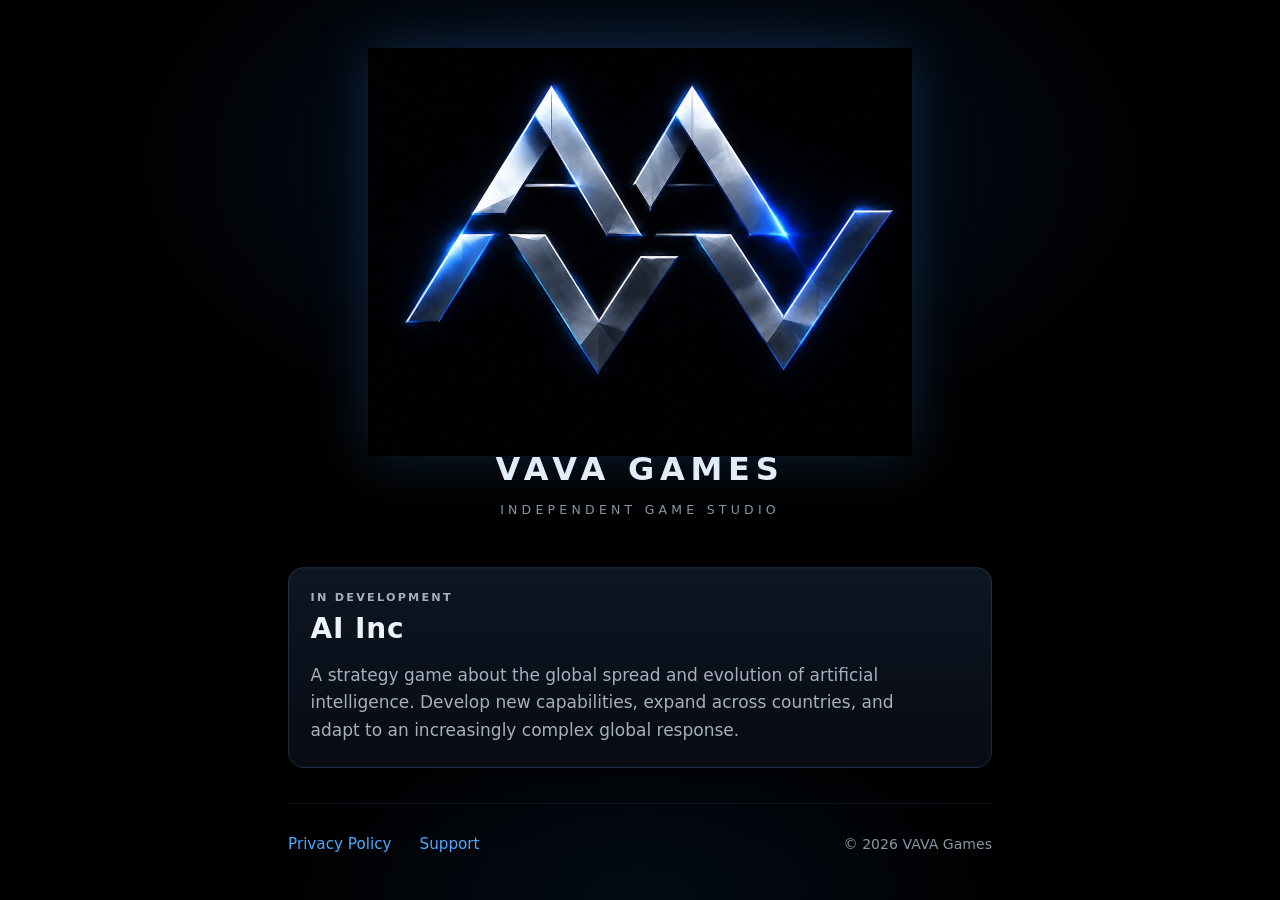
<file: index.html>
<!DOCTYPE html>
<html lang="en">
<head>
  <meta charset="utf-8">
  <meta name="viewport" content="width=device-width, initial-scale=1">
  <title>VAVA Games</title>
  <meta name="description" content="VAVA Games — independent game studio. AI Inc, a strategy game about the global spread and evolution of artificial intelligence.">
  <link rel="stylesheet" href="/styles.css">
</head>
<body class="page-home">
  <div class="home">
    <header class="hero">
      <div class="hero__stage" aria-hidden="true">
        <div class="hero__glow"></div>
        <img class="hero__mark" src="/aa-mark.jpg" alt="">
      </div>
      <div class="hero__copy">
        <h1 class="brand">VAVA Games</h1>
        <p class="tagline">Independent game studio</p>
      </div>
    </header>

    <main class="home-main">
      <section class="game" aria-labelledby="game-ai-inc">
        <p class="game-status">In development</p>
        <h2 id="game-ai-inc">AI Inc</h2>
        <p>A strategy game about the global spread and evolution of artificial intelligence. Develop new capabilities, expand across countries, and adapt to an increasingly complex global response.</p>
      </section>
    </main>

    <footer class="site-footer">
      <nav class="site-footer__nav" aria-label="Site">
        <a href="/privacy/">Privacy Policy</a>
        <a href="mailto:vavagames88@gmail.com">Support</a>
      </nav>
      <p class="site-footer__copy">&copy; 2026 VAVA Games</p>
    </footer>
  </div>
</body>
</html>
</file>
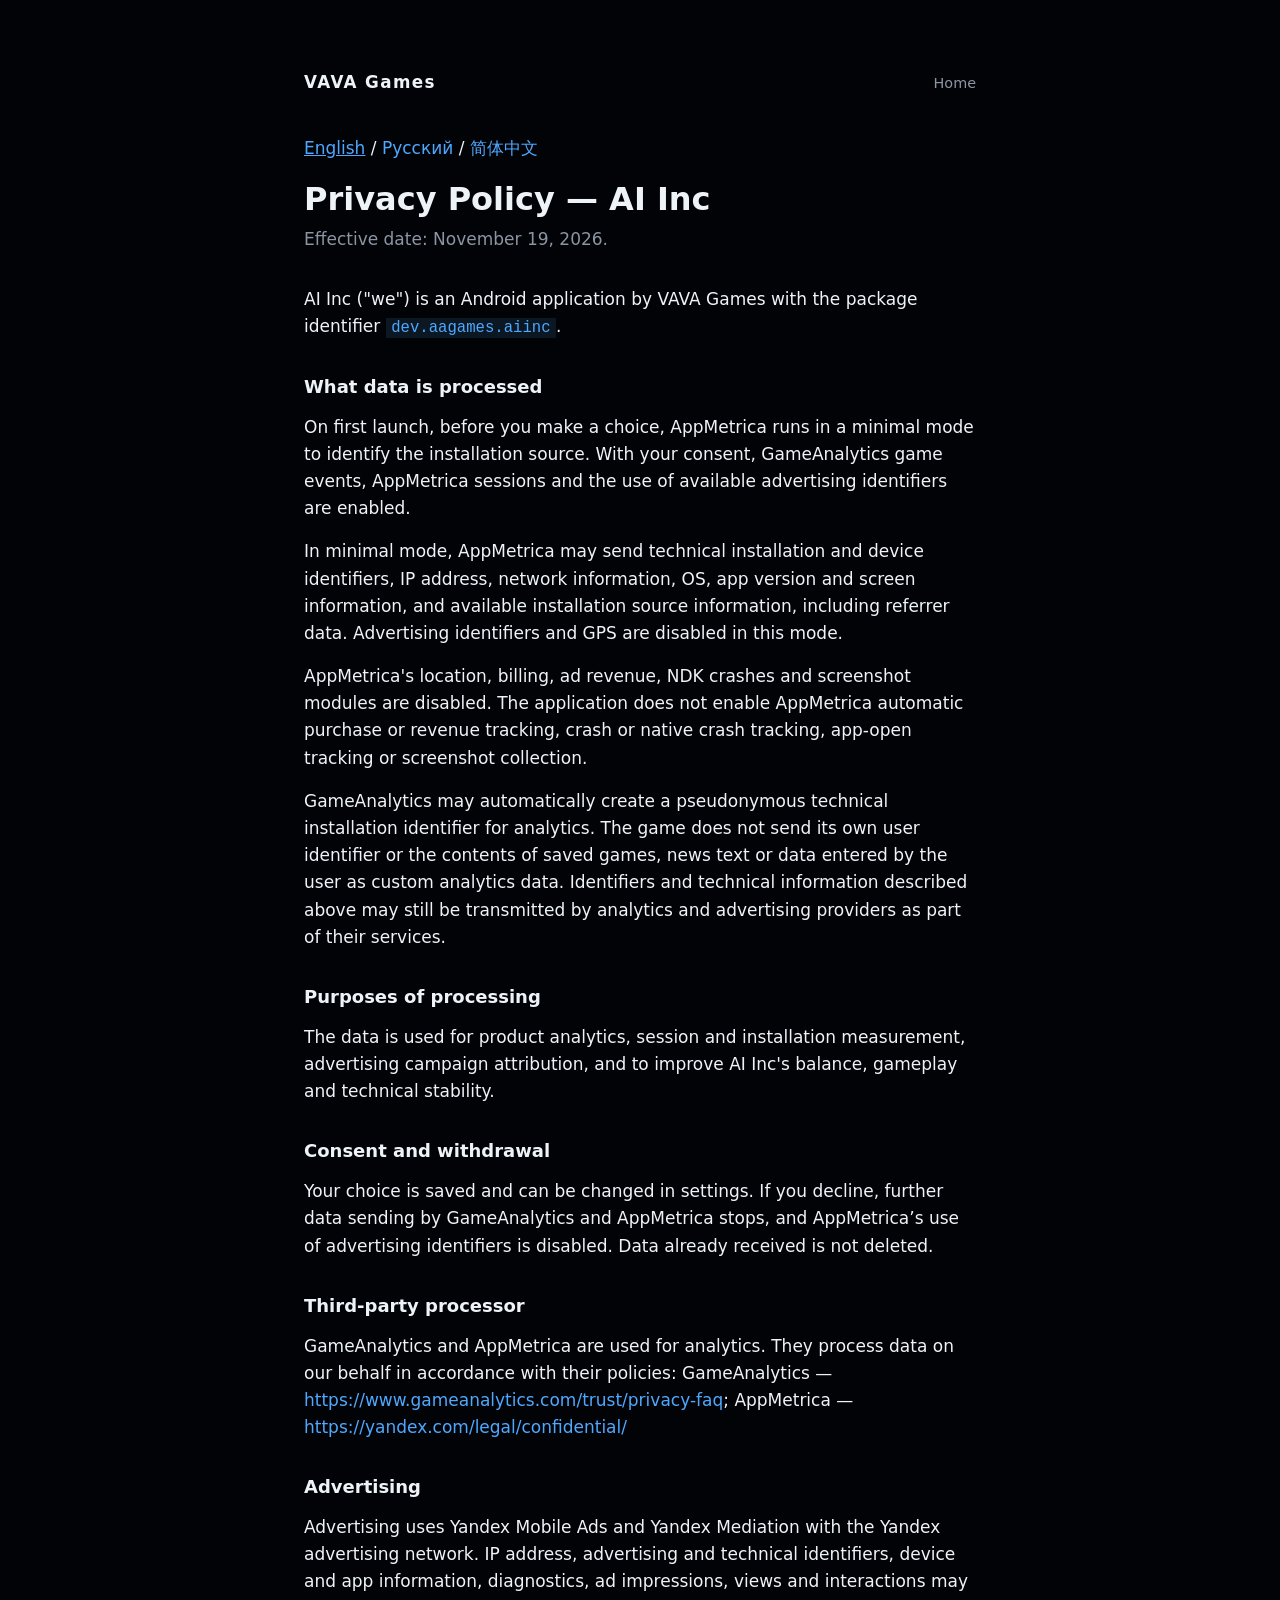
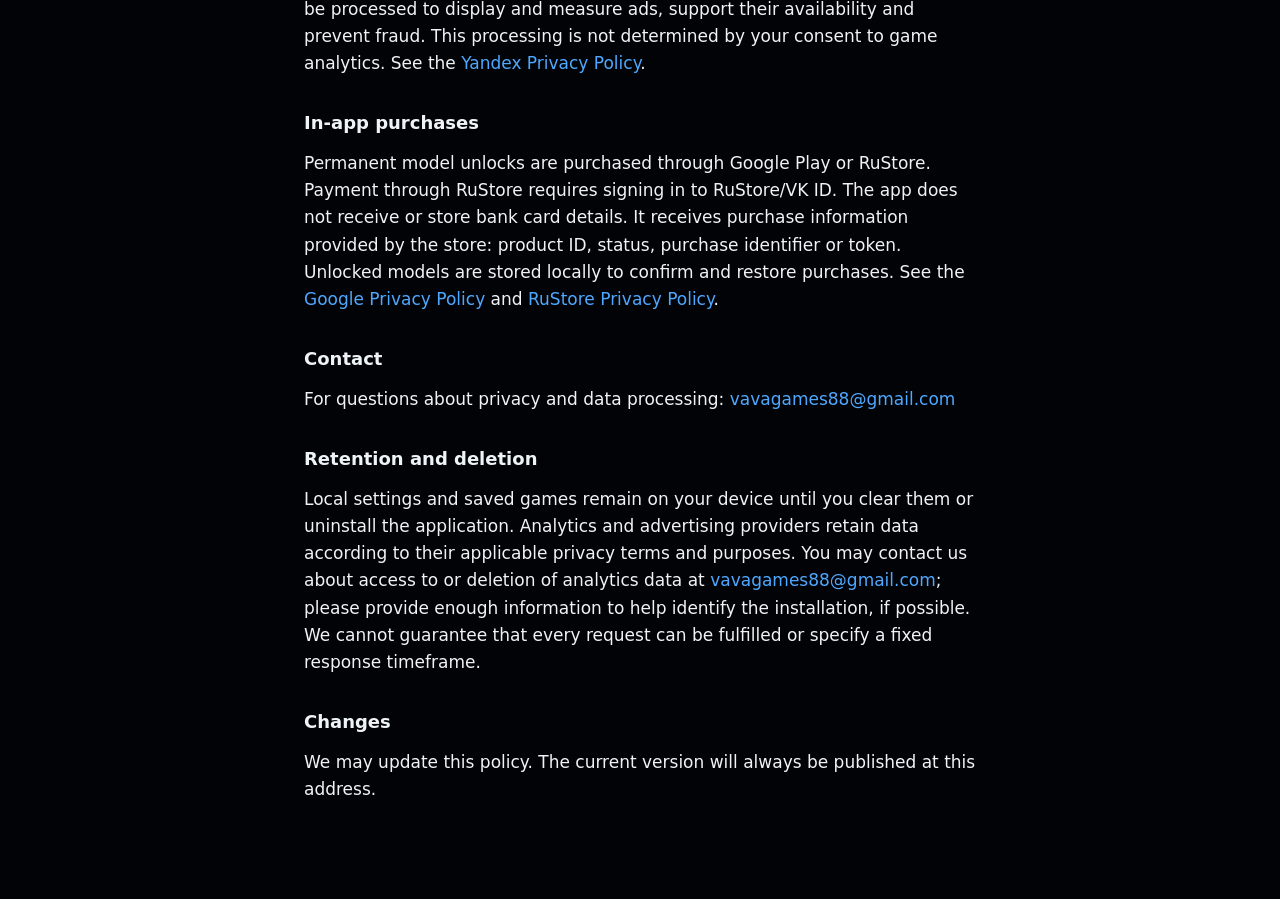
<file: privacy/index.html>
<!DOCTYPE html>
<html lang="en">
<head>
  <meta charset="utf-8">
  <meta name="viewport" content="width=device-width, initial-scale=1">
  <title>Privacy Policy — AI Inc</title>
  <meta name="description" content="Privacy Policy — AI Inc">
  <link rel="stylesheet" href="/styles.css">
</head>
<body>
  <div class="wrap">
    <header class="privacy-header">
      <p class="brand"><a href="/">VAVA Games</a></p>
      <a class="back" href="/">Home</a>
    </header>
    <main>
      <p class="language-links"><a href="/privacy/en/" aria-current="page"><u>English</u></a> / <a href="/privacy/ru/">Русский</a> / <a href="/privacy/zh-CN/">简体中文</a></p>
      <article lang="en" style="overflow-wrap: anywhere;">
        <h1>Privacy Policy — AI Inc</h1>
        <p class="effective-date">Effective date: November 19, 2026.</p>
        <p>AI Inc ("we") is an Android application by VAVA Games with the package identifier <code>dev.aagames.aiinc</code>.</p>
        <h2>What data is processed</h2>
        <p>On first launch, before you make a choice, AppMetrica runs in a minimal mode to identify the installation source. With your consent, GameAnalytics game events, AppMetrica sessions and the use of available advertising identifiers are enabled.</p>
        <p>In minimal mode, AppMetrica may send technical installation and device identifiers, IP address, network information, OS, app version and screen information, and available installation source information, including referrer data. Advertising identifiers and GPS are disabled in this mode.</p>
        <p>AppMetrica's location, billing, ad revenue, NDK crashes and screenshot modules are disabled. The application does not enable AppMetrica automatic purchase or revenue tracking, crash or native crash tracking, app-open tracking or screenshot collection.</p>
        <p>GameAnalytics may automatically create a pseudonymous technical installation identifier for analytics. The game does not send its own user identifier or the contents of saved games, news text or data entered by the user as custom analytics data. Identifiers and technical information described above may still be transmitted by analytics and advertising providers as part of their services.</p>
        <h2>Purposes of processing</h2>
        <p>The data is used for product analytics, session and installation measurement, advertising campaign attribution, and to improve AI Inc's balance, gameplay and technical stability.</p>
        <h2>Consent and withdrawal</h2>
        <p>Your choice is saved and can be changed in settings. If you decline, further data sending by GameAnalytics and AppMetrica stops, and AppMetrica’s use of advertising identifiers is disabled. Data already received is not deleted.</p>
        <h2>Third-party processor</h2>
        <p>GameAnalytics and AppMetrica are used for analytics. They process data on our behalf in accordance with their policies: GameAnalytics — <a href="https://www.gameanalytics.com/trust/privacy-faq">https://www.gameanalytics.com/trust/privacy-faq</a>; AppMetrica — <a href="https://yandex.com/legal/confidential/">https://yandex.com/legal/confidential/</a></p>
        <h2>Advertising</h2>
        <p>Advertising uses Yandex Mobile Ads and Yandex Mediation with the Yandex advertising network. IP address, advertising and technical identifiers, device and app information, diagnostics, ad impressions, views and interactions may be processed to display and measure ads, support their availability and prevent fraud. This processing is not determined by your consent to game analytics. See the <a href="https://yandex.ru/legal/confidential/">Yandex Privacy Policy</a>.</p>
        <h2>In-app purchases</h2>
        <p>Permanent model unlocks are purchased through Google Play or RuStore. Payment through RuStore requires signing in to RuStore/VK ID. The app does not receive or store bank card details. It receives purchase information provided by the store: product ID, status, purchase identifier or token. Unlocked models are stored locally to confirm and restore purchases. See the <a href="https://policies.google.com/privacy">Google Privacy Policy</a> and <a href="https://www.rustore.ru/help/legal/privacy-policy-users">RuStore Privacy Policy</a>.</p>
        <h2>Contact</h2>
        <p>For questions about privacy and data processing: <a href="mailto:vavagames88@gmail.com">vavagames88@gmail.com</a></p>
        <h2>Retention and deletion</h2>
        <p>Local settings and saved games remain on your device until you clear them or uninstall the application. Analytics and advertising providers retain data according to their applicable privacy terms and purposes. You may contact us about access to or deletion of analytics data at <a href="mailto:vavagames88@gmail.com">vavagames88@gmail.com</a>; please provide enough information to help identify the installation, if possible. We cannot guarantee that every request can be fulfilled or specify a fixed response timeframe.</p>
        <h2>Changes</h2>
        <p>We may update this policy. The current version will always be published at this address.</p>
      </article>
    </main>
  </div>
</body>
</html>
</file>
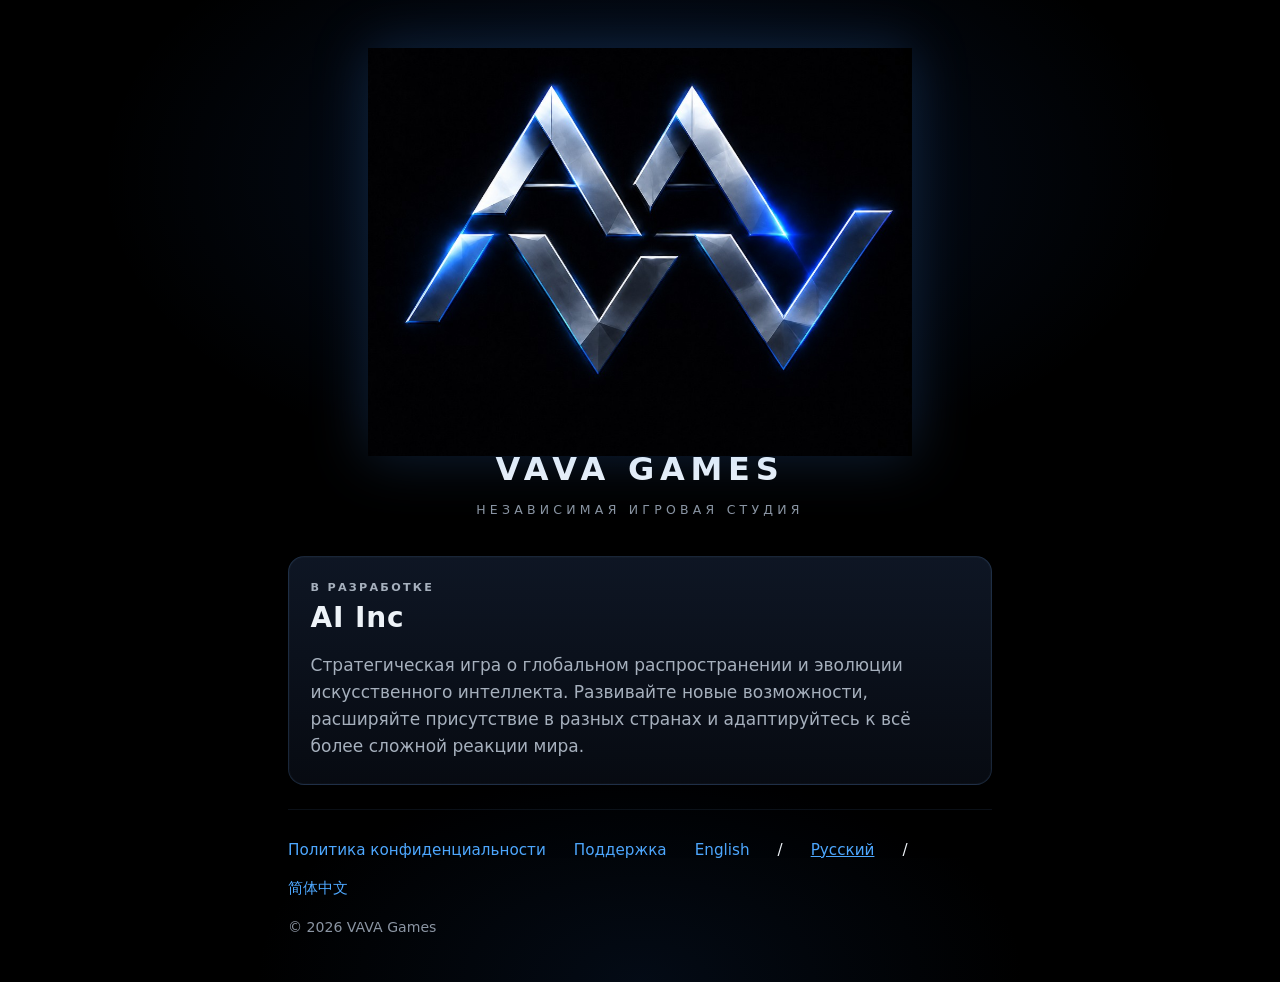
<file: ru/index.html>
<!DOCTYPE html>
<html lang="ru">
<head>
  <meta charset="utf-8">
  <meta name="viewport" content="width=device-width, initial-scale=1">
  <title>VAVA Games</title>
  <meta name="description" content="VAVA Games — независимая игровая студия. AI Inc — стратегическая игра о глобальном распространении и эволюции искусственного интеллекта.">
  <link rel="stylesheet" href="/styles.css">
</head>
<body class="page-home">
  <div class="home">
    <header class="hero">
      <div class="hero__stage" aria-hidden="true">
        <div class="hero__glow"></div>
        <img class="hero__mark" src="/aa-mark.jpg" alt="">
      </div>
      <div class="hero__copy">
        <h1 class="brand">VAVA Games</h1>
        <p class="tagline">Независимая игровая студия</p>
      </div>
    </header>

    <main class="home-main">
      <section class="game" aria-labelledby="game-ai-inc">
        <p class="game-status">В разработке</p>
        <h2 id="game-ai-inc">AI Inc</h2>
        <p>Стратегическая игра о глобальном распространении и эволюции искусственного интеллекта. Развивайте новые возможности, расширяйте присутствие в разных странах и адаптируйтесь к всё более сложной реакции мира.</p>
      </section>
    </main>

    <footer class="site-footer">
      <nav class="site-footer__nav" aria-label="Разделы сайта">
        <a href="/privacy/ru/">Политика конфиденциальности</a>
        <a href="mailto:vavagames88@gmail.com">Поддержка</a>
        <a href="/">English</a> /
        <a href="/ru/" aria-current="page"><u>Русский</u></a> /
        <a href="/zh-CN/">简体中文</a>
      </nav>
      <p class="site-footer__copy">&copy; 2026 VAVA Games</p>
    </footer>
  </div>
</body>
</html>
</file>
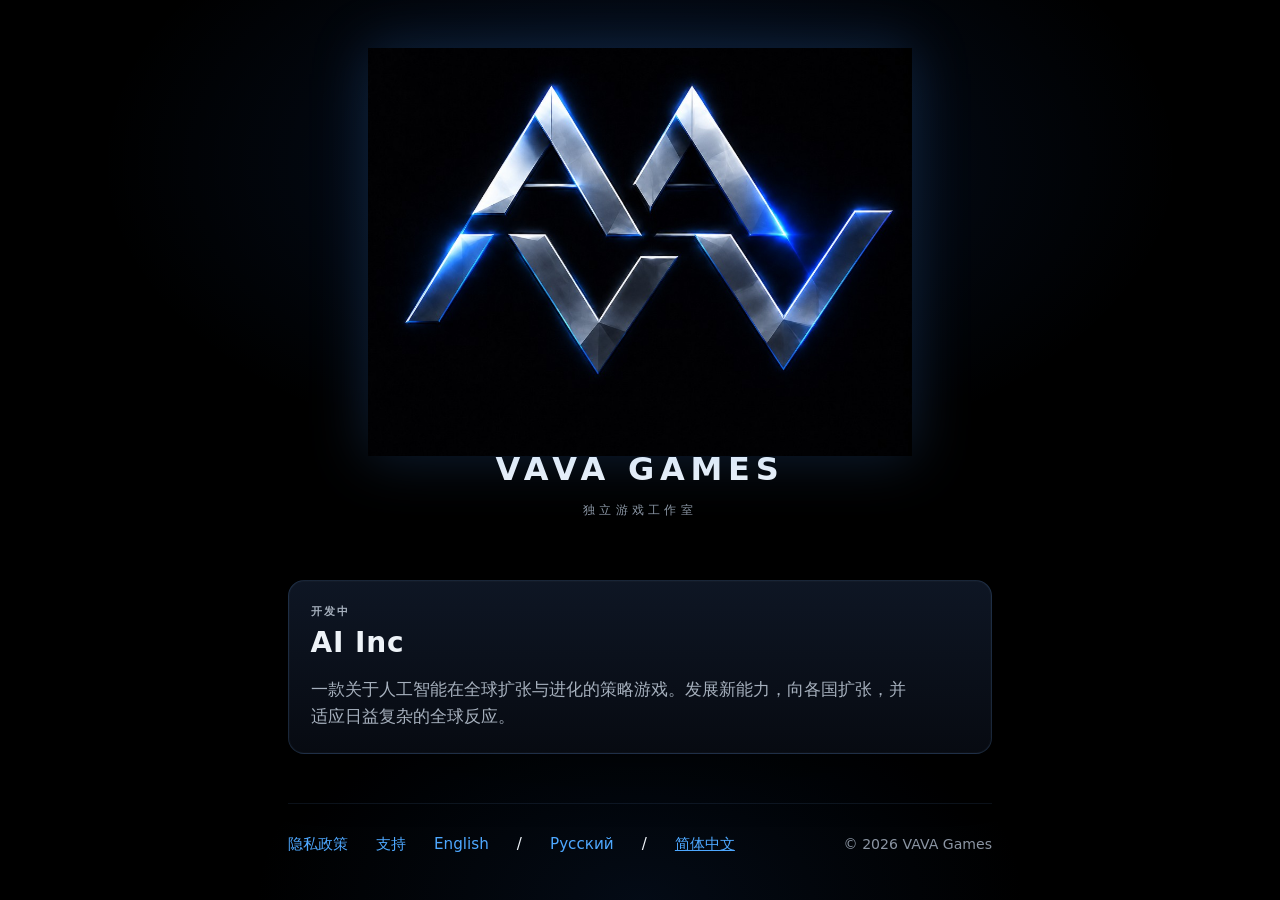
<file: zh-CN/index.html>
<!DOCTYPE html>
<html lang="zh-CN">
<head>
  <meta charset="utf-8">
  <meta name="viewport" content="width=device-width, initial-scale=1">
  <title>VAVA Games</title>
  <meta name="description" content="VAVA Games — 独立游戏工作室。AI Inc，一款关于人工智能在全球扩张与进化的策略游戏。">
  <link rel="stylesheet" href="/styles.css">
</head>
<body class="page-home">
  <div class="home">
    <header class="hero">
      <div class="hero__stage" aria-hidden="true">
        <div class="hero__glow"></div>
        <img class="hero__mark" src="/aa-mark.jpg" alt="">
      </div>
      <div class="hero__copy">
        <h1 class="brand">VAVA Games</h1>
        <p class="tagline">独立游戏工作室</p>
      </div>
    </header>

    <main class="home-main">
      <section class="game" aria-labelledby="game-ai-inc">
        <p class="game-status">开发中</p>
        <h2 id="game-ai-inc">AI Inc</h2>
        <p>一款关于人工智能在全球扩张与进化的策略游戏。发展新能力，向各国扩张，并适应日益复杂的全球反应。</p>
      </section>
    </main>

    <footer class="site-footer">
      <nav class="site-footer__nav" aria-label="网站导航">
        <a href="/privacy/zh-CN/">隐私政策</a>
        <a href="mailto:vavagames88@gmail.com">支持</a>
        <a href="/">English</a> /
        <a href="/ru/">Русский</a> /
        <a href="/zh-CN/" aria-current="page"><u>简体中文</u></a>
      </nav>
      <p class="site-footer__copy">&copy; 2026 VAVA Games</p>
    </footer>
  </div>
</body>
</html>
</file>
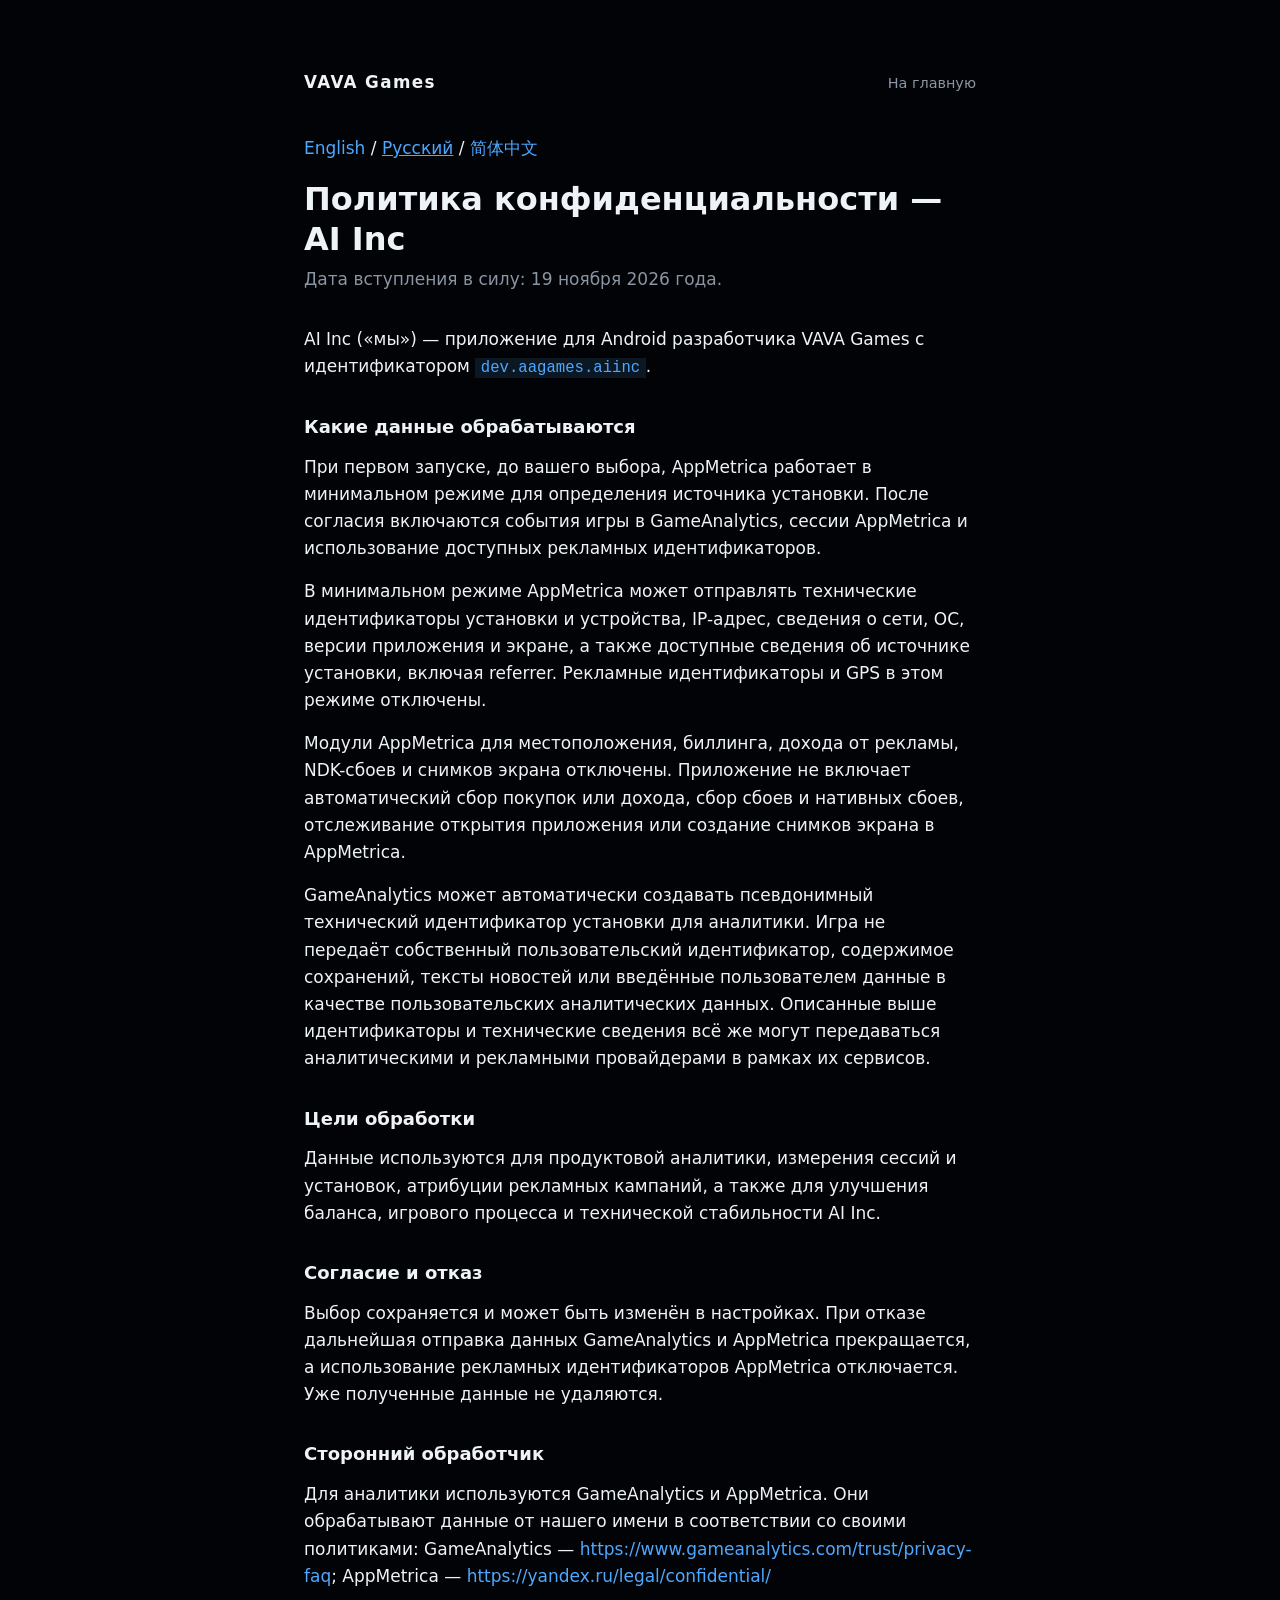
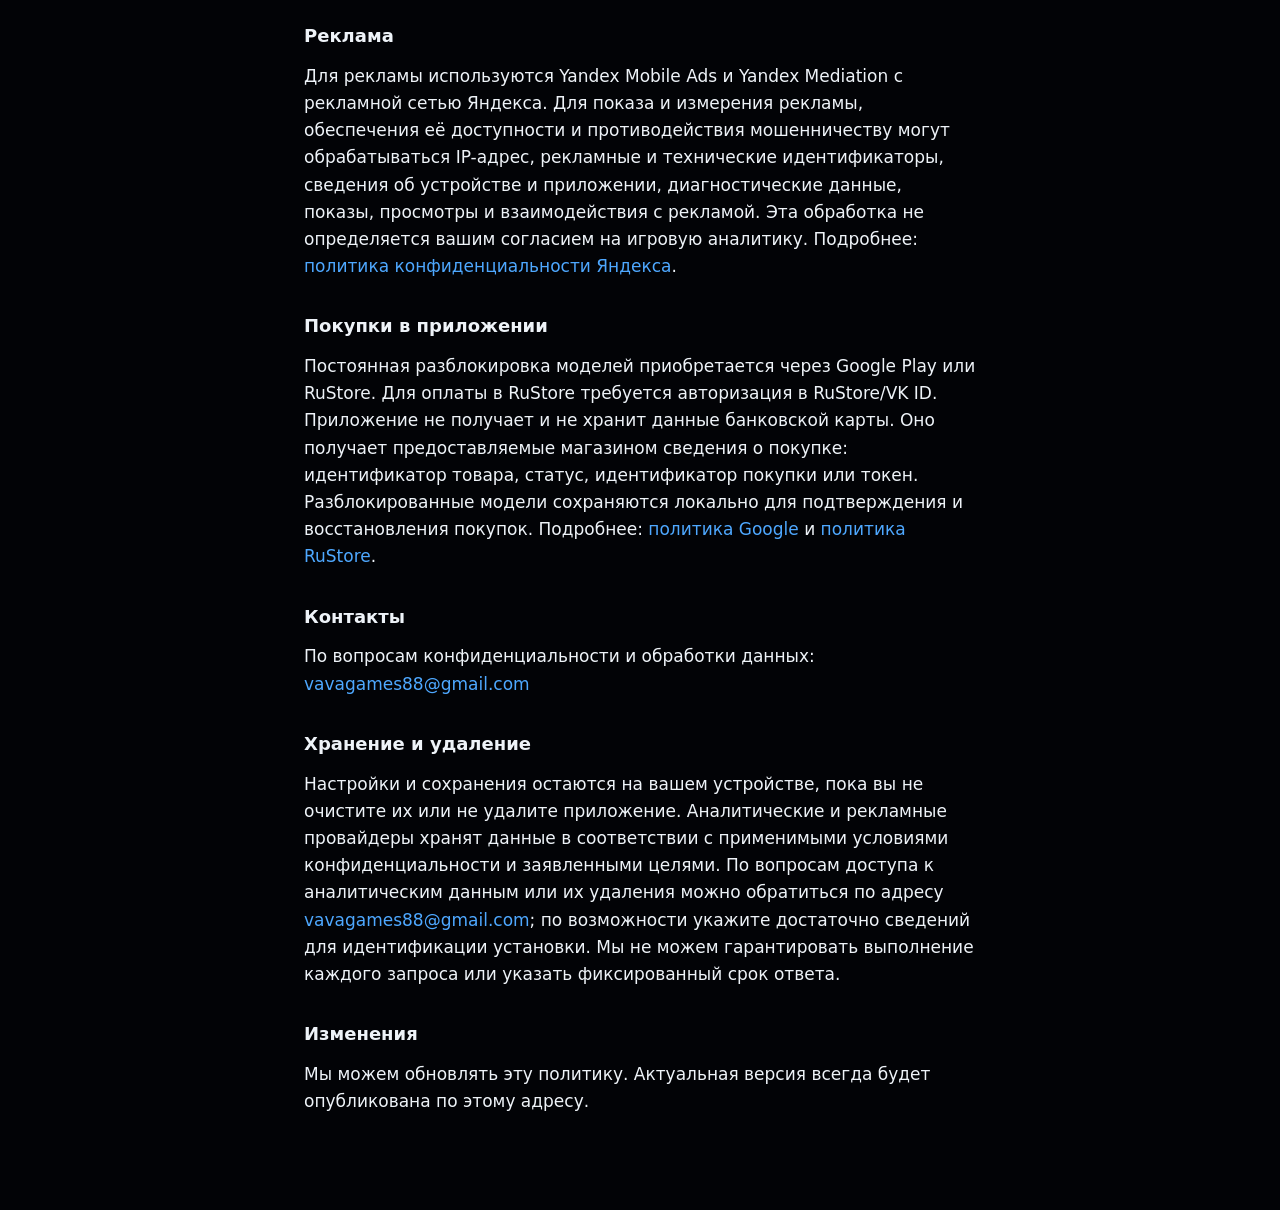
<file: privacy/ru/index.html>
<!DOCTYPE html>
<html lang="ru">
<head>
  <meta charset="utf-8">
  <meta name="viewport" content="width=device-width, initial-scale=1">
  <title>Политика конфиденциальности — AI Inc</title>
  <meta name="description" content="Политика конфиденциальности — AI Inc">
  <link rel="stylesheet" href="/styles.css">
</head>
<body>
  <div class="wrap">
    <header class="privacy-header">
      <p class="brand"><a href="/ru/">VAVA Games</a></p>
      <a class="back" href="/ru/">На главную</a>
    </header>
    <main>
      <p class="language-links"><a href="/privacy/en/">English</a> / <a href="/privacy/ru/" aria-current="page"><u>Русский</u></a> / <a href="/privacy/zh-CN/">简体中文</a></p>
      <article lang="ru" style="overflow-wrap: anywhere;">
        <h1>Политика конфиденциальности — AI Inc</h1>
        <p class="effective-date">Дата вступления в силу: 19 ноября 2026 года.</p>
        <p>AI Inc («мы») — приложение для Android разработчика VAVA Games с идентификатором <code>dev.aagames.aiinc</code>.</p>
        <h2>Какие данные обрабатываются</h2>
        <p>При первом запуске, до вашего выбора, AppMetrica работает в минимальном режиме для определения источника установки. После согласия включаются события игры в GameAnalytics, сессии AppMetrica и использование доступных рекламных идентификаторов.</p>
        <p>В минимальном режиме AppMetrica может отправлять технические идентификаторы установки и устройства, IP-адрес, сведения о сети, ОС, версии приложения и экране, а также доступные сведения об источнике установки, включая referrer. Рекламные идентификаторы и GPS в этом режиме отключены.</p>
        <p>Модули AppMetrica для местоположения, биллинга, дохода от рекламы, NDK-сбоев и снимков экрана отключены. Приложение не включает автоматический сбор покупок или дохода, сбор сбоев и нативных сбоев, отслеживание открытия приложения или создание снимков экрана в AppMetrica.</p>
        <p>GameAnalytics может автоматически создавать псевдонимный технический идентификатор установки для аналитики. Игра не передаёт собственный пользовательский идентификатор, содержимое сохранений, тексты новостей или введённые пользователем данные в качестве пользовательских аналитических данных. Описанные выше идентификаторы и технические сведения всё же могут передаваться аналитическими и рекламными провайдерами в рамках их сервисов.</p>
        <h2>Цели обработки</h2>
        <p>Данные используются для продуктовой аналитики, измерения сессий и установок, атрибуции рекламных кампаний, а также для улучшения баланса, игрового процесса и технической стабильности AI Inc.</p>
        <h2>Согласие и отказ</h2>
        <p>Выбор сохраняется и может быть изменён в настройках. При отказе дальнейшая отправка данных GameAnalytics и AppMetrica прекращается, а использование рекламных идентификаторов AppMetrica отключается. Уже полученные данные не удаляются.</p>
        <h2>Сторонний обработчик</h2>
        <p>Для аналитики используются GameAnalytics и AppMetrica. Они обрабатывают данные от нашего имени в соответствии со своими политиками: GameAnalytics — <a href="https://www.gameanalytics.com/trust/privacy-faq">https://www.gameanalytics.com/trust/privacy-faq</a>; AppMetrica — <a href="https://yandex.ru/legal/confidential/">https://yandex.ru/legal/confidential/</a></p>
        <h2>Реклама</h2>
        <p>Для рекламы используются Yandex Mobile Ads и Yandex Mediation с рекламной сетью Яндекса. Для показа и измерения рекламы, обеспечения её доступности и противодействия мошенничеству могут обрабатываться IP-адрес, рекламные и технические идентификаторы, сведения об устройстве и приложении, диагностические данные, показы, просмотры и взаимодействия с рекламой. Эта обработка не определяется вашим согласием на игровую аналитику. Подробнее: <a href="https://yandex.ru/legal/confidential/">политика конфиденциальности Яндекса</a>.</p>
        <h2>Покупки в приложении</h2>
        <p>Постоянная разблокировка моделей приобретается через Google Play или RuStore. Для оплаты в RuStore требуется авторизация в RuStore/VK ID. Приложение не получает и не хранит данные банковской карты. Оно получает предоставляемые магазином сведения о покупке: идентификатор товара, статус, идентификатор покупки или токен. Разблокированные модели сохраняются локально для подтверждения и восстановления покупок. Подробнее: <a href="https://policies.google.com/privacy">политика Google</a> и <a href="https://www.rustore.ru/help/legal/privacy-policy-users">политика RuStore</a>.</p>
        <h2>Контакты</h2>
        <p>По вопросам конфиденциальности и обработки данных: <a href="mailto:vavagames88@gmail.com">vavagames88@gmail.com</a></p>
        <h2>Хранение и удаление</h2>
        <p>Настройки и сохранения остаются на вашем устройстве, пока вы не очистите их или не удалите приложение. Аналитические и рекламные провайдеры хранят данные в соответствии с применимыми условиями конфиденциальности и заявленными целями. По вопросам доступа к аналитическим данным или их удаления можно обратиться по адресу <a href="mailto:vavagames88@gmail.com">vavagames88@gmail.com</a>; по возможности укажите достаточно сведений для идентификации установки. Мы не можем гарантировать выполнение каждого запроса или указать фиксированный срок ответа.</p>
        <h2>Изменения</h2>
        <p>Мы можем обновлять эту политику. Актуальная версия всегда будет опубликована по этому адресу.</p>
      </article>
    </main>
  </div>
</body>
</html>
</file>
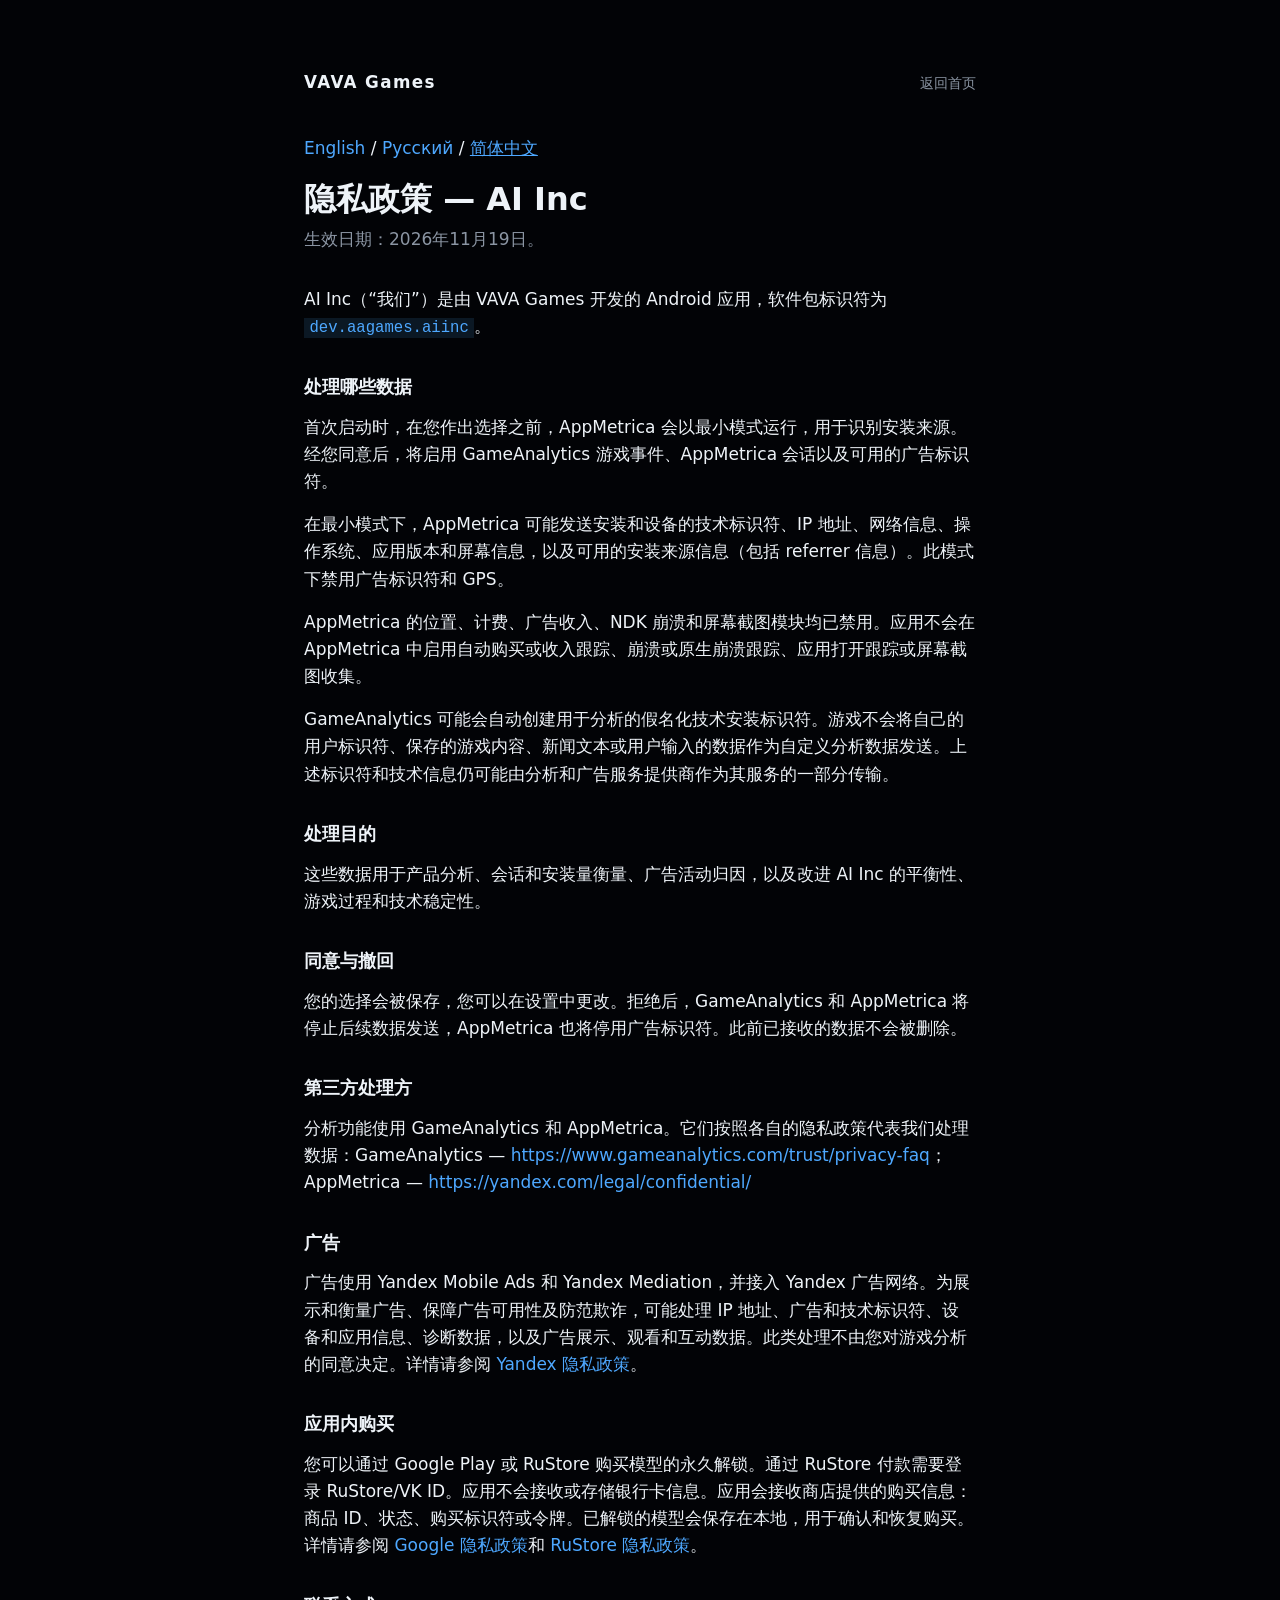
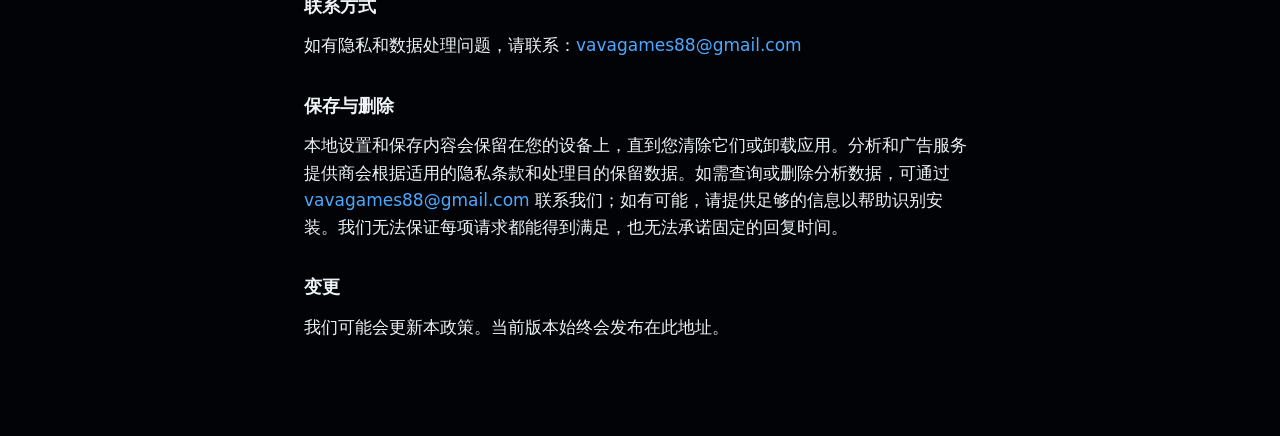
<file: privacy/zh-CN/index.html>
<!DOCTYPE html>
<html lang="zh-CN">
<head>
  <meta charset="utf-8">
  <meta name="viewport" content="width=device-width, initial-scale=1">
  <title>隐私政策 — AI Inc</title>
  <meta name="description" content="隐私政策 — AI Inc">
  <link rel="stylesheet" href="/styles.css">
</head>
<body>
  <div class="wrap">
    <header class="privacy-header">
      <p class="brand"><a href="/zh-CN/">VAVA Games</a></p>
      <a class="back" href="/zh-CN/">返回首页</a>
    </header>
    <main>
      <p class="language-links"><a href="/privacy/en/">English</a> / <a href="/privacy/ru/">Русский</a> / <a href="/privacy/zh-CN/" aria-current="page"><u>简体中文</u></a></p>
      <article lang="zh-CN" style="overflow-wrap: anywhere;">
        <h1>隐私政策 — AI Inc</h1>
        <p class="effective-date">生效日期：2026年11月19日。</p>
        <p>AI Inc（“我们”）是由 VAVA Games 开发的 Android 应用，软件包标识符为 <code>dev.aagames.aiinc</code>。</p>
        <h2>处理哪些数据</h2>
        <p>首次启动时，在您作出选择之前，AppMetrica 会以最小模式运行，用于识别安装来源。经您同意后，将启用 GameAnalytics 游戏事件、AppMetrica 会话以及可用的广告标识符。</p>
        <p>在最小模式下，AppMetrica 可能发送安装和设备的技术标识符、IP 地址、网络信息、操作系统、应用版本和屏幕信息，以及可用的安装来源信息（包括 referrer 信息）。此模式下禁用广告标识符和 GPS。</p>
        <p>AppMetrica 的位置、计费、广告收入、NDK 崩溃和屏幕截图模块均已禁用。应用不会在 AppMetrica 中启用自动购买或收入跟踪、崩溃或原生崩溃跟踪、应用打开跟踪或屏幕截图收集。</p>
        <p>GameAnalytics 可能会自动创建用于分析的假名化技术安装标识符。游戏不会将自己的用户标识符、保存的游戏内容、新闻文本或用户输入的数据作为自定义分析数据发送。上述标识符和技术信息仍可能由分析和广告服务提供商作为其服务的一部分传输。</p>
        <h2>处理目的</h2>
        <p>这些数据用于产品分析、会话和安装量衡量、广告活动归因，以及改进 AI Inc 的平衡性、游戏过程和技术稳定性。</p>
        <h2>同意与撤回</h2>
        <p>您的选择会被保存，您可以在设置中更改。拒绝后，GameAnalytics 和 AppMetrica 将停止后续数据发送，AppMetrica 也将停用广告标识符。此前已接收的数据不会被删除。</p>
        <h2>第三方处理方</h2>
        <p>分析功能使用 GameAnalytics 和 AppMetrica。它们按照各自的隐私政策代表我们处理数据：GameAnalytics — <a href="https://www.gameanalytics.com/trust/privacy-faq">https://www.gameanalytics.com/trust/privacy-faq</a>；AppMetrica — <a href="https://yandex.com/legal/confidential/">https://yandex.com/legal/confidential/</a></p>
        <h2>广告</h2>
        <p>广告使用 Yandex Mobile Ads 和 Yandex Mediation，并接入 Yandex 广告网络。为展示和衡量广告、保障广告可用性及防范欺诈，可能处理 IP 地址、广告和技术标识符、设备和应用信息、诊断数据，以及广告展示、观看和互动数据。此类处理不由您对游戏分析的同意决定。详情请参阅 <a href="https://yandex.ru/legal/confidential/">Yandex 隐私政策</a>。</p>
        <h2>应用内购买</h2>
        <p>您可以通过 Google Play 或 RuStore 购买模型的永久解锁。通过 RuStore 付款需要登录 RuStore/VK ID。应用不会接收或存储银行卡信息。应用会接收商店提供的购买信息：商品 ID、状态、购买标识符或令牌。已解锁的模型会保存在本地，用于确认和恢复购买。详情请参阅 <a href="https://policies.google.com/privacy">Google 隐私政策</a>和 <a href="https://www.rustore.ru/help/legal/privacy-policy-users">RuStore 隐私政策</a>。</p>
        <h2>联系方式</h2>
        <p>如有隐私和数据处理问题，请联系：<a href="mailto:vavagames88@gmail.com">vavagames88@gmail.com</a></p>
        <h2>保存与删除</h2>
        <p>本地设置和保存内容会保留在您的设备上，直到您清除它们或卸载应用。分析和广告服务提供商会根据适用的隐私条款和处理目的保留数据。如需查询或删除分析数据，可通过 <a href="mailto:vavagames88@gmail.com">vavagames88@gmail.com</a> 联系我们；如有可能，请提供足够的信息以帮助识别安装。我们无法保证每项请求都能得到满足，也无法承诺固定的回复时间。</p>
        <h2>变更</h2>
        <p>我们可能会更新本政策。当前版本始终会发布在此地址。</p>
      </article>
    </main>
  </div>
</body>
</html>
</file>
<file: styles.css>
:root {
  color-scheme: dark;
  --bg: #020306;
  --bg-elevated: rgba(10, 16, 28, 0.72);
  --text: #eef3f8;
  --muted: #8b95a3;
  --line: rgba(120, 180, 255, 0.16);
  --accent: #4ea8ff;
  --accent-soft: rgba(78, 168, 255, 0.14);
  --accent-dim: rgba(78, 168, 255, 0.12);
  --focus: #7ec4ff;
}

* {
  box-sizing: border-box;
}

html {
  background: var(--bg);
}

body {
  margin: 0;
  min-height: 100vh;
  color: var(--text);
  font-family: "Segoe UI", system-ui, -apple-system, sans-serif;
  font-size: 1.0625rem;
  line-height: 1.6;
  background: var(--bg);
}

a {
  color: var(--accent);
  text-decoration: none;
}

a:hover {
  text-decoration: underline;
  text-underline-offset: 0.18em;
}

a:focus-visible {
  outline: 2px solid var(--focus);
  outline-offset: 3px;
}

/* —— Home: author title composition —— */

.page-home {
  background:
    radial-gradient(900px 520px at 50% 18%, rgba(40, 120, 255, 0.14), transparent 60%),
    radial-gradient(700px 420px at 50% 100%, rgba(20, 60, 120, 0.18), transparent 55%),
    #000;
}

.home {
  width: min(44rem, calc(100% - 2.5rem));
  margin: 0 auto;
  min-height: 100vh;
  padding: 2.5rem 0 2.75rem;
  display: flex;
  flex-direction: column;
}

.hero {
  text-align: center;
  padding: 0.5rem 0 1.75rem;
}

.hero__stage {
  position: relative;
  width: min(100%, 34rem);
  margin: 0 auto;
  aspect-ratio: 16 / 11;
  display: grid;
  place-items: center;
  isolation: isolate;
}

.hero__glow {
  position: absolute;
  inset: 12% 8% 18%;
  background: radial-gradient(ellipse at center, rgba(70, 150, 255, 0.28), transparent 68%);
  filter: blur(18px);
  z-index: 0;
  pointer-events: none;
}

.hero__mark {
  position: relative;
  z-index: 1;
  width: 100%;
  height: 100%;
  object-fit: contain;
  display: block;
  filter: drop-shadow(0 0 28px rgba(70, 150, 255, 0.22));
  user-select: none;
}

.hero__copy {
  margin-top: -0.35rem;
}

.page-home .brand {
  margin: 0;
  font-size: clamp(1.55rem, 4.2vw, 2rem);
  font-weight: 620;
  letter-spacing: 0.18em;
  text-transform: uppercase;
  line-height: 1.2;
}

.page-home .tagline {
  margin: 0.7rem 0 0;
  color: var(--muted);
  font-size: 0.78rem;
  font-weight: 500;
  letter-spacing: 0.34em;
  text-transform: uppercase;
}

.home-main {
  flex: 1;
  display: flex;
  flex-direction: column;
  justify-content: center;
  padding: 0.5rem 0 1.5rem;
}

.page-home .game {
  padding: 1.35rem 1.35rem 1.45rem;
  border: 1px solid var(--line);
  border-radius: 1rem;
  background:
    linear-gradient(180deg, rgba(18, 28, 46, 0.78), rgba(8, 12, 20, 0.88));
  box-shadow:
    0 0 0 1px rgba(255, 255, 255, 0.02) inset,
    0 18px 50px rgba(0, 0, 0, 0.35);
  backdrop-filter: blur(10px);
}

.page-home .game-status {
  margin: 0 0 0.55rem;
  color: var(--accent);
  font-size: 0.7rem;
  font-weight: 650;
  letter-spacing: 0.2em;
  text-transform: uppercase;
}

.page-home .game h2 {
  margin: 0 0 0.65rem;
  font-size: clamp(1.4rem, 3.5vw, 1.75rem);
  font-weight: 650;
  letter-spacing: 0.03em;
}

.page-home .game p {
  margin: 0;
  max-width: 38rem;
  color: #a6b0bd;
}

.page-home .site-footer {
  margin-top: auto;
  padding-top: 1.75rem;
  border-top: 1px solid rgba(120, 180, 255, 0.1);
  display: flex;
  flex-wrap: wrap;
  align-items: baseline;
  justify-content: space-between;
  gap: 1rem 1.75rem;
}

.site-footer__nav {
  display: flex;
  flex-wrap: wrap;
  gap: 0.85rem 1.75rem;
  font-size: 0.95rem;
}

.site-footer__copy {
  margin: 0;
  color: var(--muted);
  font-size: 0.88rem;
}

/* —— Privacy and shared document styles —— */

.wrap {
  width: min(42rem, calc(100% - 2.5rem));
  margin: 0 auto;
  padding: 4.5rem 0 5rem;
}

.site-header {
  margin-bottom: 3.25rem;
}

.brand {
  margin: 0;
  font-size: clamp(1.85rem, 5vw, 2.35rem);
  font-weight: 650;
  letter-spacing: 0.04em;
  line-height: 1.15;
}

.tagline {
  margin: 0.55rem 0 0;
  color: var(--muted);
  font-size: 0.95rem;
  letter-spacing: 0.12em;
  text-transform: uppercase;
}

.game {
  padding: 1.5rem 0 1.6rem;
  border-top: 1px solid var(--line);
  border-bottom: 1px solid var(--line);
}

.game-status {
  margin: 0 0 0.55rem;
  color: var(--accent);
  font-size: 0.72rem;
  font-weight: 600;
  letter-spacing: 0.16em;
  text-transform: uppercase;
}

.game h2 {
  margin: 0 0 0.65rem;
  font-size: clamp(1.35rem, 3.4vw, 1.7rem);
  font-weight: 640;
  letter-spacing: 0.02em;
}

.game p {
  margin: 0;
  max-width: 36rem;
  color: var(--muted);
}

.site-footer {
  margin-top: 2.5rem;
  padding-top: 0.15rem;
  display: flex;
  flex-wrap: wrap;
  align-items: baseline;
  justify-content: space-between;
  gap: 1rem 1.75rem;
}

.privacy-header {
  display: flex;
  flex-wrap: wrap;
  align-items: baseline;
  justify-content: space-between;
  gap: 0.75rem 1.5rem;
  margin-bottom: 2.5rem;
}

.privacy-header .brand {
  font-size: 1.05rem;
  letter-spacing: 0.08em;
}

.privacy-header .brand a {
  color: var(--text);
}

.privacy-header .brand a:hover {
  color: var(--accent);
}

.back {
  color: var(--muted);
  font-size: 0.9rem;
}

article h1 {
  margin: 0 0 0.45rem;
  font-size: clamp(1.5rem, 4vw, 2rem);
  line-height: 1.25;
}

.effective-date {
  margin: 0 0 2rem;
  color: var(--muted);
}

article h2 {
  margin: 2rem 0 0.75rem;
  font-size: 1.125rem;
}

article p {
  margin: 0 0 1rem;
}

code {
  font-family: ui-monospace, SFMono-Regular, Menlo, Consolas, monospace;
  font-size: 0.92em;
  color: var(--accent);
  background: var(--accent-dim);
  padding: 0.08em 0.35em;
}

@media (max-width: 640px) {
  .home {
    width: min(44rem, calc(100% - 1.5rem));
    padding: 1.25rem 0 2rem;
  }

  .hero {
    padding-bottom: 1.1rem;
  }

  .hero__stage {
    aspect-ratio: 16 / 12;
  }

  .page-home .brand {
    letter-spacing: 0.14em;
  }

  .page-home .tagline {
    letter-spacing: 0.22em;
  }

  .page-home .game {
    padding: 1.15rem 1.05rem 1.25rem;
    border-radius: 0.85rem;
  }

  .page-home .site-footer,
  .site-footer {
    flex-direction: column;
    align-items: flex-start;
    gap: 1rem;
  }

  .site-footer__nav {
    flex-direction: column;
    gap: 0.85rem;
  }

  .wrap {
    width: min(42rem, calc(100% - 2rem));
    padding: 2.5rem 0 3.5rem;
  }

  .site-header {
    margin-bottom: 2.25rem;
  }
}

@media (prefers-reduced-motion: reduce) {
  .hero__glow {
    filter: none;
  }
}
</file>
